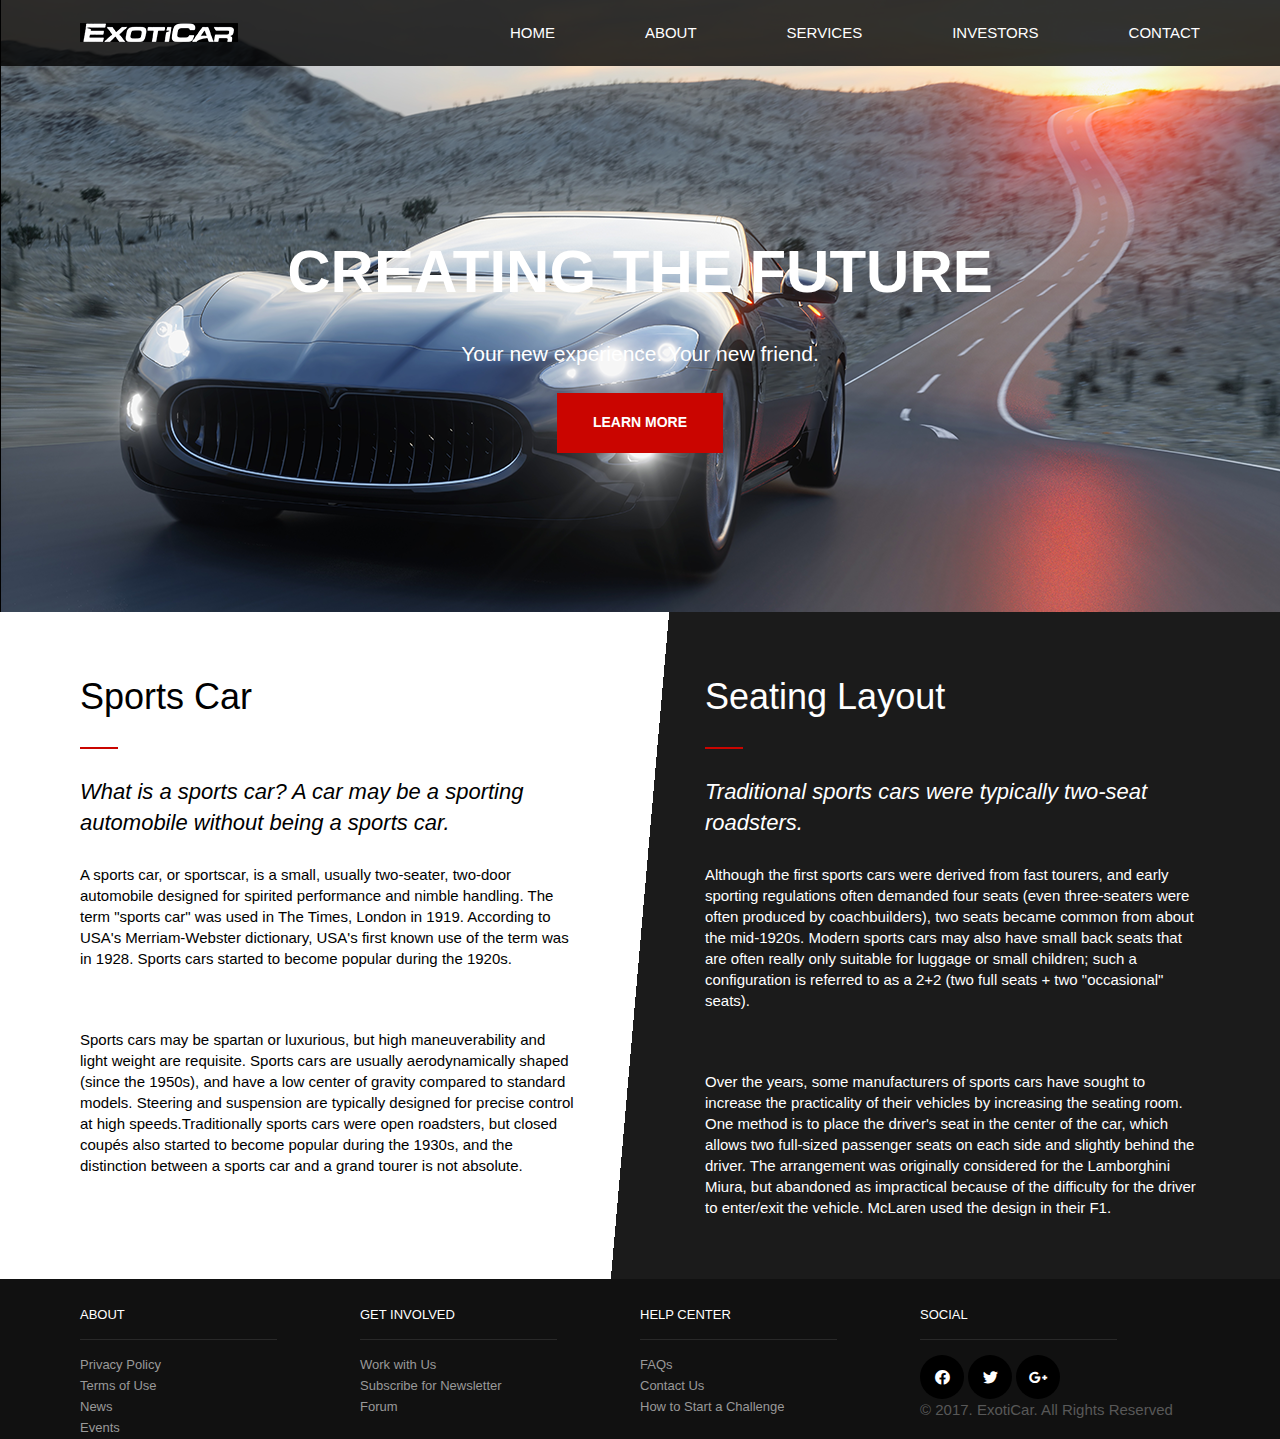
<file: exoticar/index.html>
<!DOCTYPE html>
<html lang="en">
<head>
	<meta charset="UTF-8">
	<meta name="viewport" content="width=device-width, initial-scale=1.0">
	<link rel="stylesheet" href="css/all.min.css">
	<link rel="stylesheet" type="text/css" href="css/style.css">
	<title>ExotiCar</title>
</head>
<body>
	<header class="page-header">
		<div class="wrapper">
			<div class="logo">
				<img src="images/logo.png" alt="logo">
			</div>
			<nav class="main-nav">
				<ul>
					<li><a href="#">Home</a></li>
					<li><a href="#">About</a></li>
					<li><a href="#">Services</a></li>
					<li><a href="#">Investors</a></li>
					<li><a href="#">Contact</a></li>
				</ul>
			</nav>
		</div>
		
	</header>
	<main>
		<div class="banner">
			<div class="banner-block">
				<h1>CREATING THE FUTURE</h1>
				<p class="subtitle">Your new experience. Your new friend.</p>
				<a href="#" class="learn-more">Learn more</a>
				
			</div>
		</div>
		    <div class="articles">
		    	<div class="wrapper">
			
				<article>
					<h2>Sports Car</h2>
				<p class="qoute">
					What is a sports car? A car may be a sporting automobile without being a sports car.
				</p>
				<p class="text">
					A sports car, or sportscar, is a small, usually two-seater, two-door automobile designed for spirited performance and nimble handling. The term "sports car" was used in The Times, London in 1919. According to USA's Merriam-Webster dictionary, USA's first known use of the term was in 1928. Sports cars started to become popular during the 1920s.
				</p>
				<p class="text">
					Sports cars may be spartan or luxurious, but high maneuverability and light weight are requisite. Sports cars are usually aerodynamically shaped (since the 1950s), and have a low center of gravity compared to standard models. Steering and suspension are typically designed for precise control at high speeds.Traditionally sports cars were open roadsters, but closed coupés also started to become popular during the 1930s, and the distinction between a sports car and a grand tourer is not absolute.
			    </p>
			</article>
				

			 <article>
			    	<h2>Seating Layout</h2>
				<p class="qoute">
					Traditional sports cars were typically two-seat roadsters.
				</p>
				<p class="text">
					Although the first sports cars were derived from fast tourers, and early sporting regulations often demanded four seats (even three-seaters were often produced by coachbuilders), two seats became common from about the mid-1920s. Modern sports cars may also have small back seats that are often really only suitable for luggage or small children; such a configuration is referred to as a 2+2 (two full seats + two "occasional" seats).

				</p>
				<p class="text">
					Over the years, some manufacturers of sports cars have sought to increase the practicality of their vehicles by increasing the seating room. One method is to place the driver's seat in the center of the car, which allows two full-sized passenger seats on each side and slightly behind the driver. The arrangement was originally considered for the Lamborghini Miura, but abandoned as impractical because of the difficulty for the driver to enter/exit the vehicle. McLaren used the design in their F1.
			    </p>

			    </article>

			</div>
		</div>
		</div>
	</main>

	<footer class="page-footer">
		<div class="wrapper">
			<div class="footer-col">
			<h3>About</h3>
			<ul>
				<li>Privacy Policy</li>
				<li>Terms of Use</li>
				<li>News</li>
				<li>Events</li>
			</ul>
		</div>
		
		<div class="footer-col">
			<h3>Get Involved</h3>
			<ul>
				<li>Work with Us</li>
				<li>Subscribe for Newsletter</li>
				<li>Forum</li>
			</ul>
		</div>
		<div class="footer-col">
			<h3>Help Center</h3>
			<ul>
				<li>FAQs</li>
				<li>Contact Us</li>
				<li>How to Start a Challenge</li>
			</ul>
		</div>
		<div class="footer-col social">
			<h3>Social</h3>
			<ul>
				<l1><a href="#" class="fb"><i class="fab fa-facebook"></i></a></l1>
				<l1><a href="#" class="tw"><i class="fab fa-twitter"></i></a></l1>
				<l1><a href="#" class="gp"><i class="fab fa-google-plus-g"></i></a></l1>
			</ul>
			<p class="copy">© 2017. ExotiCar. All Rights Reserved</p>
		</div>
		</div>
	</footer>
	
</body>
</html>
</file>
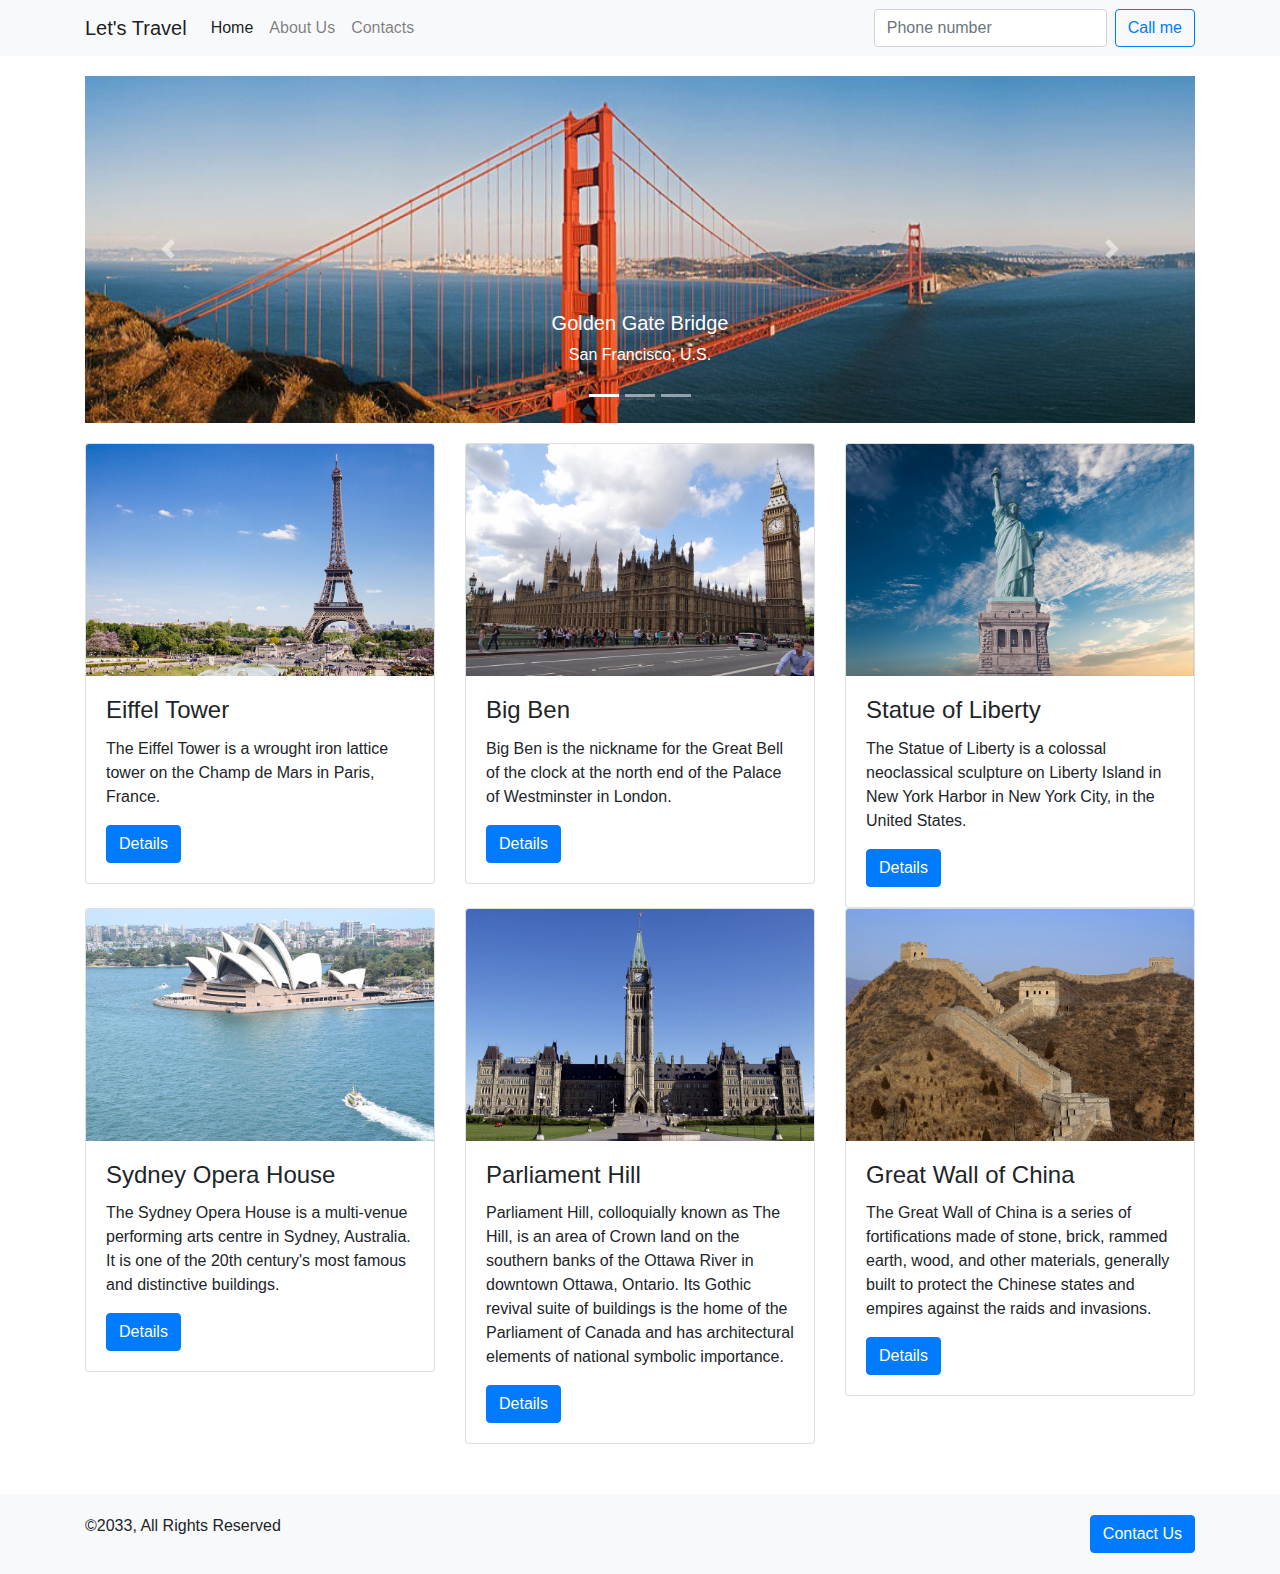
<file: Let's Travel/index.html>
<!DOCTYPE html>
<html lang="en">
<head>
	<meta charset="UTF-8">
	<title>Let's Travel</title>
	<link rel="stylesheet" href="css/bootstrap.min.css">
	<link rel="stylesheet" href="css/style.css">
</head>
<body>
	<header>
		<nav class="navbar navbar-expand-lg navbar-light bg-light">
		  <div class="container">
		  	<button class="navbar-toggler" type="button" data-toggle="collapse" data-target="#navbarTogglerDemo03" aria-controls="navbarTogglerDemo03" aria-expanded="false" aria-label="Toggle navigation">
		  	  <span class="navbar-toggler-icon"></span>
		  	</button>
		  	<a class="navbar-brand" href="#">Let's Travel</a>

		  	<div class="collapse navbar-collapse" id="navbarTogglerDemo03">
		  	  <ul class="navbar-nav mr-auto mt-2 mt-lg-0">
		  	    <li class="nav-item active">
		  	      <a class="nav-link" href="#">Home <span class="sr-only">(current)</span></a>
		  	    </li>
		  	    <li class="nav-item">
		  	      <a class="nav-link" href="#">About Us</a>
		  	    </li>
		  	    <li class="nav-item">
		  	      <a class="nav-link" href="#">Contacts</a>
		  	    </li>
		  	  </ul>
		  	  <form class="form-inline my-2 my-lg-0">
		  	    <input class="form-control mr-sm-2" type="search" placeholder="Phone number" aria-label="Search">
		  	    <button class="btn btn-outline-primary my-2 my-sm-0" type="submit">Call me</button>
		  	  </form>
		  	</div>
		  </div>
		</nav>
	</header>
	<main>
		<div class="container">
			<!-- Slider -->
			<div id="carouselExampleIndicators" class="carousel slide mt-20" data-ride="carousel">
			  <ol class="carousel-indicators">
			    <li data-target="#carouselExampleIndicators" data-slide-to="0" class="active"></li>
			    <li data-target="#carouselExampleIndicators" data-slide-to="1"></li>
			    <li data-target="#carouselExampleIndicators" data-slide-to="2"></li>
			  </ol>
			  <div class="carousel-inner">
			    <div class="carousel-item active">
			      <img class="d-block w-100" src="images/slider-1.jpg" alt="First slide">
			      <div class="carousel-caption d-none d-md-block">
			         <h5>Golden Gate Bridge</h5>
			         <p>San Francisco, U.S.</p>
			       </div>
			    </div>
			    <div class="carousel-item">
			      <img class="d-block w-100" src="images/slider-2.jpg" alt="Second slide">
			      <div class="carousel-caption d-none d-md-block">
			         <h5>Niagara Falls</h5>
			         <p>Border of Ontario, Canada, and New York, United States</p>
			       </div>
			    </div>
			    <div class="carousel-item">
			      <img class="d-block w-100" src="images/slider-3.jpg" alt="Third slide">
			      <div class="carousel-caption d-none d-md-block">
			         <h5>Stonehenge</h5>
			         <p>Wiltshire, England</p>
			       </div>
			    </div>
			  </div>
			  <a class="carousel-control-prev" href="#carouselExampleIndicators" role="button" data-slide="prev">
			    <span class="carousel-control-prev-icon" aria-hidden="true"></span>
			    <span class="sr-only">Previous</span>
			  </a>
			  <a class="carousel-control-next" href="#carouselExampleIndicators" role="button" data-slide="next">
			    <span class="carousel-control-next-icon" aria-hidden="true"></span>
			    <span class="sr-only">Next</span>
			  </a>
			</div>

			<!-- Cards -->
			<div class="row mt-20">
				<div class="col-4">
					<div class="card">
						<img class="card-img-top" src="images/img-1.jpg" alt="Card image">
						<div class="card-body">
							<h4 class="card-title">Eiffel Tower</h4>
							<p class="card-text">The Eiffel Tower is a wrought iron lattice tower on the Champ de Mars in Paris, France.</p>
							<button class="btn btn-primary">Details</button>
						</div>
					</div>
				</div>
				<div class="col-4">
					<div class="card">
						<img class="card-img-top" src="images/img-2.jpg" alt="Card image">
						<div class="card-body">
							<h4 class="card-title">Big Ben</h4>
							<p class="card-text">Big Ben is the nickname for the Great Bell of the clock at the north end of the Palace of Westminster in London.</p>
							<button class="btn btn-primary">Details</button>
						</div>
					</div>
				</div>
				<div class="col-4">
					<div class="card">
						<img class="card-img-top" src="images/img-3.jpg" alt="Card image">
						<div class="card-body">
							<h4 class="card-title">Statue of Liberty</h4>
							<p class="card-text">The Statue of Liberty is a colossal neoclassical sculpture on Liberty Island in New York Harbor in New York City, in the United States.</p>
							<button class="btn btn-primary">Details</button>
						</div>
					</div>
				</div>
				<div class="col-4">
					<div class="card">
						<img class="card-img-top" src="images/img-4.jpg" alt="Card image">
						<div class="card-body">
							<h4 class="card-title">Sydney Opera House</h4>
							<p class="card-text">The Sydney Opera House is a multi-venue performing arts centre in Sydney, Australia. It is one of the 20th century's most famous and distinctive buildings.</p>
							<button class="btn btn-primary">Details</button>
						</div>
					</div>
				</div>
				<div class="col-4">
					<div class="card">
						<img class="card-img-top" src="images/img-5.jpg" alt="Card image">
						<div class="card-body">
							<h4 class="card-title">Parliament Hill</h4>
							<p class="card-text">Parliament Hill, colloquially known as The Hill, is an area of Crown land on the southern banks of the Ottawa River in downtown Ottawa, Ontario. Its Gothic revival suite of buildings is the home of the Parliament of Canada and has architectural elements of national symbolic importance.</p>
							<button class="btn btn-primary">Details</button>
						</div>
					</div>
				</div>
				<div class="col-4">
					<div class="card">
						<img class="card-img-top" src="images/img-6.jpg" alt="Card image">
						<div class="card-body">
							<h4 class="card-title">Great Wall of China</h4>
							<p class="card-text">The Great Wall of China is a series of fortifications made of stone, brick, rammed earth, wood, and other materials, generally built to protect the Chinese states and empires against the raids and invasions.</p>
							<button class="btn btn-primary">Details</button>
						</div>
					</div>
				</div>
			</div>
		</div>
	</main>

	<!-- Modal -->
	<div class="modal" tabindex="-1" role="dialog" id="myModal">
	  <div class="modal-dialog" role="document">
	    <div class="modal-content">
	      <div class="modal-header">
	        <h5 class="modal-title">Contact Us</h5>
	        <button type="button" class="close" data-dismiss="modal" aria-label="Close">
	          <span aria-hidden="true">&times;</span>
	        </button>
	      </div>
	      <div class="modal-body">
	        <form>
	        	<div class="form-group">
	        	    <label for="name">Your name</label>
	        	    <input type="text" class="form-control" id="name" placeholder="Name">
	        	</div>
	        	<div class="form-group">
	        	    <label for="phone">Phone number</label>
	        	    <input type="text" class="form-control" id="phone" placeholder="Phone">
	        	</div>
	        	<div class="form-group">
	        	    <label for="message">Message</label>
	        	    <textarea class="form-control" id="message" rows="3"></textarea>
	        	</div>
	        	<input type="submit" class="btn btn-primary">
	        </form>
	      </div>
	    </div>
	  </div>
	</div>


	<footer class="bg-light">
		<div class="container">
			<div class="row">
				<div class="col-6 d-flex align-items-center">
					<p class="copy">©2033, All Rights Reserved</p>
				</div>
				<div class="col-6 d-flex justify-content-end align-items-center">
					<button class="btn btn-primary" data-toggle="modal" data-target="#myModal">Contact Us</button>
				</div>
			</div>
		</div>
	</footer>


	<script src="https://code.jquery.com/jquery-3.2.1.slim.min.js" integrity="sha384-KJ3o2DKtIkvYIK3UENzmM7KCkRr/rE9/Qpg6aAZGJwFDMVNA/GpGFF93hXpG5KkN" crossorigin="anonymous"></script>
	<script src="https://cdnjs.cloudflare.com/ajax/libs/popper.js/1.12.9/umd/popper.min.js" integrity="sha384-ApNbgh9B+Y1QKtv3Rn7W3mgPxhU9K/ScQsAP7hUibX39j7fakFPskvXusvfa0b4Q" crossorigin="anonymous"></script>
	<script src="js/bootstrap.min.js"></script>
</body>
</html>
</file>
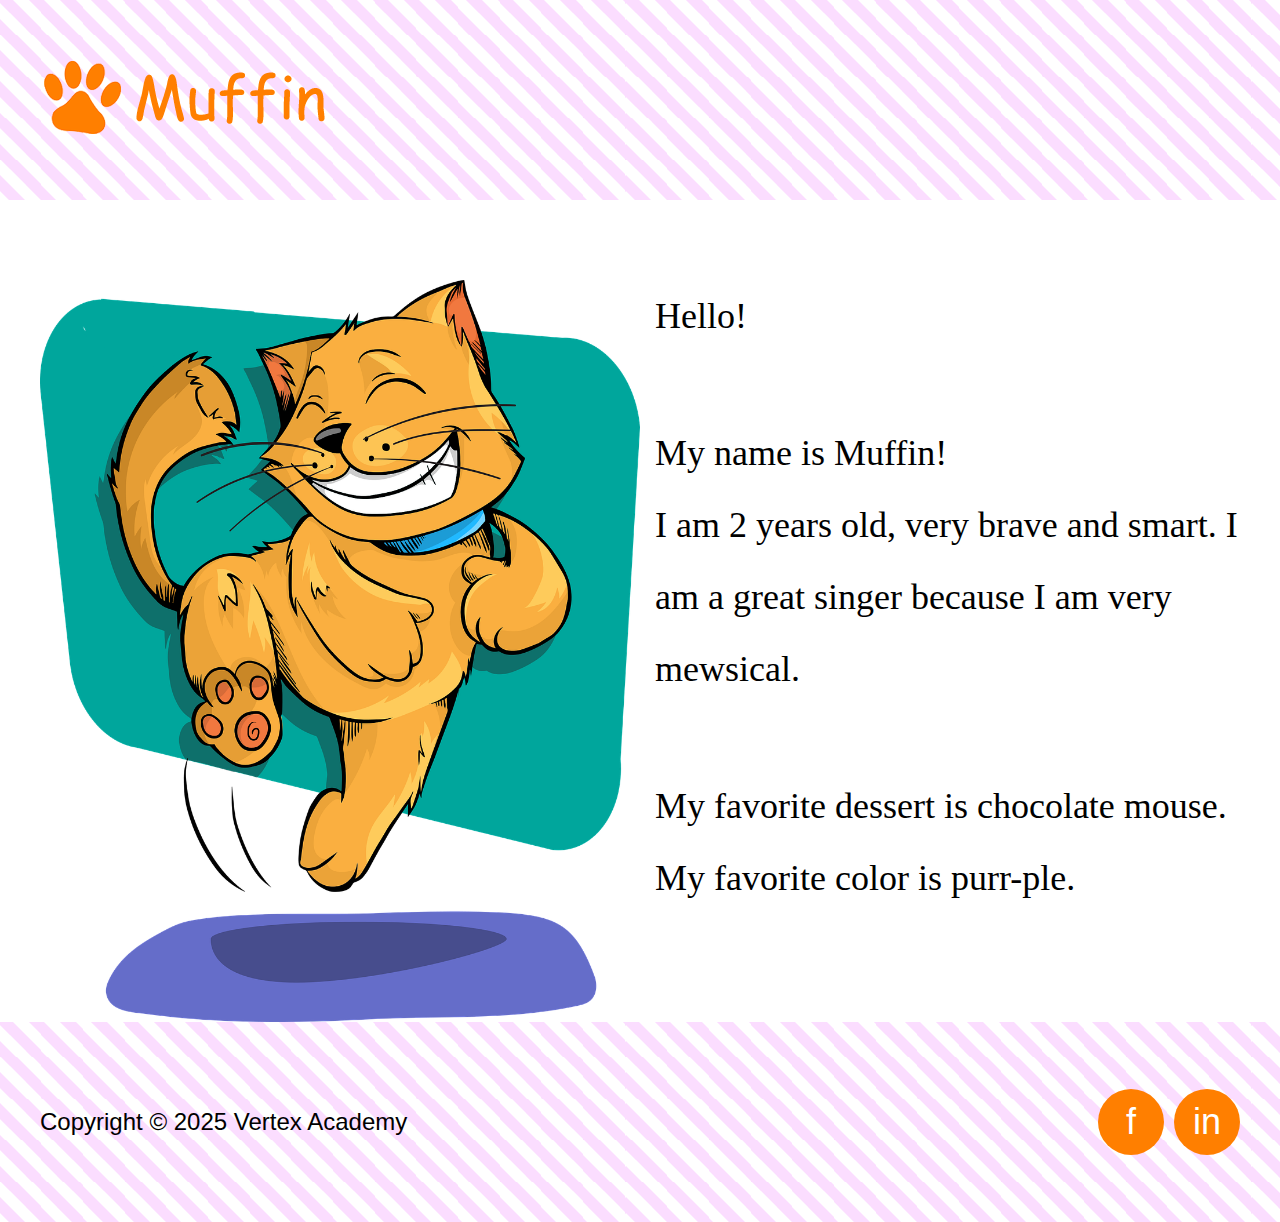
<file: project cat/index.html>
<!DOCTYPE html>
<html lang="en">
<head>
    <meta charset="UTF-8">
    <meta name="viewport" content="width=device-width, initial-scale=1.0">
    <title>Muffin</title>
    <link rel="stylesheet" href="css/styles.css">
    <link rel="stylesheet" href="css/all.min.css">
</head>
<body>
    <header class="header">
       <div class="wrapper">
        <a href="#" class="logo-link">
            <img src="images/logo.png" alt="logo" class="logo-image">
        </a>
       </div>
        
    </header>
    <main class="main">
        <div class="wrapper">
            <img src="images/cat.png" alt="" class="main-cat">
        <div class="main-text">
            <p>Hello!</p>
            <p>My name is Muffin!<br>
                I am 2 years old, very brave and 
                smart. I am a great singer because I am very mewsical. </p>
            <p>My favorite dessert is chocolate 
                mouse. My favorite color is 
                purr-ple.</p>
        </div>
        </div>
    </main>
    <footer class="footer">
       <div class="wrapper">
        <p class="copy">
            Copyright  © 2025 Vertex Academy
        </p>
        <ul class="social">
            <li class="social-items fb "><a href="#">f</i></a></li>
            <li class="social-items in "><a href="#">in</a></li>
        </ul>
       </div>
    </footer>
</body>
</html>
</file>
<file: Let's Travel/css/style.css>
.mt-20 {
	margin-top: 20px;
}
footer {
	height: 80px;
	margin-top: 50px;
}
footer>.container, footer .row {
	height: 100%;
}
</file>
<file: exoticar/css/style.css>
/*##################RESET CSS###################*/
/* http://meyerweb.com/eric/tools/css/reset/ 
   v2.0 | 20110126
   License: none (public domain)
*/

html, body, div, span, applet, object, iframe,
h1, h2, h3, h4, h5, h6, p, blockquote, pre,
a, abbr, acronym, address, big, cite, code,
del, dfn, em, img, ins, kbd, q, s, samp,
small, strike, strong, sub, sup, tt, var,
b, u, i, center,
dl, dt, dd, ol, ul, li,
fieldset, form, label, legend,
table, caption, tbody, tfoot, thead, tr, th, td,
article, aside, canvas, details, embed, 
figure, figcaption, footer, header, hgroup, 
menu, nav, output, ruby, section, summary,
time, mark, audio, video {
	margin: 0;
	padding: 0;
	border: 0;
	font-size: 100%;
	font: inherit;
	vertical-align: baseline;
}
/* HTML5 display-role reset for older browsers */
article, aside, details, figcaption, figure, 
footer, header, hgroup, menu, nav, section {
	display: block;
}
body {
	line-height: 1;
}
ol, ul {
	list-style: none;
}
blockquote, q {
	quotes: none;
}
blockquote:before, blockquote:after,
q:before, q:after {
	content: '';
	content: none;
}
table {
	border-collapse: collapse;
	border-spacing: 0;
}

/*##################BASE STYLE###################*/

body
{
	color: #fff;
	font-family: "HelveticalNeue", Arial, sans-serif;
	font-size: 15px;
	line-height: 1.4;
}

.wrapper
{
	width:1120px;
	height:100%;
	margin:0 auto;
}

/*##################HEADER###################*/

.page-header
{
	height:66px;
	width:100%;
	background:rgba(0,0,0,0.8);
	position: absolute;
	left: 0;
	top: 0;
}

.page-header .logo
{
	float:left;
	padding-top:23px;
	box-sizing: border-box;
}

.page-header .main-nav
{
	float:right;
}


.main-nav li
{
	float:left;
	margin-left: 90px;
	

	
}

.main-nav li a
{
	color:#fff;
	text-transform: uppercase;
	text-decoration-line: none;
	line-height: 66px;
}

.main-nav li a:hover
{
	color:#ff0000;
}

/*################## MAIN ###################*/

.banner
{
	height:612px;
	background:url(../images/banner.png);
	background-size: cover;
	padding-top:230px; 
	box-sizing: border-box;

}

.banner-block
{
	margin-left: auto;
	margin-right: auto;
	font-size: 60px;
	font-weight: bold;
	text-align: center;

}

.subtitle
{
	font-size:21px; 
	font-weight: 300;
	margin:25px 0;
}

.banner-block a
{
	display: block;
	padding:20px 30px;
	color: inherit;
	text-transform: uppercase;
	background-color: #ca0500;
	font-size: 14px;
	text-decoration-line: none;
	width:166px;
	box-sizing: border-box;
	margin:0 auto;
}

.learn-more a:hover
{
	box-shadow:inset 0 0 50px rgba(0,0,0,0.5); 
	border: 1px solid #ff0000;
}


/*################## ARTICLE ###################*/


.articles
{
	background: #ffffff; /* Old browsers */
background: -moz-linear-gradient(95deg,  #ffffff 0%, #ffffff 50%, #1b1b1b 50%, #1b1b1b 100%); 
background: -webkit-linear-gradient(95deg,  #ffffff 0%,#ffffff 50%,#1b1b1b 50%,#1b1b1b 100%); 
background: linear-gradient(95deg,  #ffffff 0%,#ffffff 50%,#1b1b1b 50%,#1b1b1b 100%); */
filter: progid:DXImageTransform.Microsoft.gradient( startColorstr='#ffffff', endColorstr='#1b1b1b',GradientType=1 ); 

}

article
{
	width:50%;
	float: left;
	padding-top: 60px;
}

.articles>.wrapper::after, .page-footer>.wrapper::after
{
	content:'.';
	font-size:0;
	height:1px;
	width:100%;
	display:block;
    clear:both;
}

article:first-of-type
{
	padding-right: 65px;
	box-sizing: border-box;
	color: #000;
}
article:last-of-type
{
	padding-left: 65px;
	box-sizing: border-box;
}

h2
{
	font-size: 36px;
	font-weight: 300;
}

h2::after
{
	content:'.';
	font-size: 0px;
	display: block;
	height:2px;
	width:38px;
	background:#ca0500;
	margin:25px 0 28px;
}

.qoute
{
	font-size: 22px;
	font-style: italic;
	font-weight: 300;
	margin-bottom: 25px
}
.text
{
	font-size: 15px;
	font-weight: 300;
	margin-bottom: 60px;
}



/*################## FOOTER ###################*/

.page-footer
{
	background: #111111;
}

h3
{
	font-size: 13px;
	text-transform: uppercase;
	
}
h3::after
{
	content:'.';
	font-size: 0;
	display: block;
	height:1px;
	width:197px;
	background:#292929;
	margin:15px 0;



}
.page-footer li:hover
{
	color:#fff;
	cursor: pointer;
}

.footer-col
{
	width:25%;
	float:left;
	padding-top:27px;
}

.footer-col li
{
	font-size:13px;
	color:#999999;
	line-height: 1.6;
}

.copy
{
	color:#585858;
}
.social a
{
	display:inline-block;
	height:44px;
	width:44px;
	border-radius:50%;
	background-color:#000;
	color:#fff;
	text-align: center;
	padding-top: 12px;
	box-sizing: border-box;

}

.social a:hover
{
	background: #fff;
	color:#ff0000;
}
</file>
<file: project cat/css/styles.css>
/*##############################CSS RESET######################################*/
/* http://meyerweb.com/eric/tools/css/reset/ 
   v2.0 | 20110126
   License: none (public domain)
*/

html, body, div, span, applet, object, iframe,
h1, h2, h3, h4, h5, h6, p, blockquote, pre,
a, abbr, acronym, address, big, cite, code,
del, dfn, em, img, ins, kbd, q, s, samp,
small, strike, strong, sub, sup, tt, var,
b, u, i, center,
dl, dt, dd, ol, ul, li,
fieldset, form, label, legend,
table, caption, tbody, tfoot, thead, tr, th, td,
article, aside, canvas, details, embed, 
figure, figcaption, footer, header, hgroup, 
menu, nav, output, ruby, section, summary,
time, mark, audio, video {
	margin: 0;
	padding: 0;
	border: 0;
	font-size: 100%;
	font: inherit;
	vertical-align: baseline;
}
/* HTML5 display-role reset for older browsers */
article, aside, details, figcaption, figure, 
footer, header, hgroup, menu, nav, section {
	display: block;
}
body {
	line-height: 1;
}
ol, ul {
	list-style: none;
}
blockquote, q {
	quotes: none;
}
blockquote:before, blockquote:after,
q:before, q:after {
	content: '';
	content: none;
}
table {
	
	border-spacing: 0;
}

/*############# HEADER #################*/

.header-background
{
  width: 100%;
  background-image: url('../images/bg.png');
}
.logo
{
    margin-left:110px;
}

/*############# MAIN #################*/
*
{
    margin:0;
    padding:0;
}
.wrapper
{
    width:1200px;
    margin:0 auto;
    align-items: flex-start;
}
.header,.footer
{
    height:200px;
    background-image: url('../images/bg.png');
    display:flex;
    align-items:center;
}
p{
    margin-bottom: 65px;
    line-height: 2;
}
.main>.wrapper
{
    display:flex;
    justify-content: space-between;
    padding-top:80px;

}

.main-cat, .main-text
{
    width:50%;
    font-size: 36px;
    font-family: 'ComicSansMS';

}
.main-cat
{
    margin-right:15px;
}

.footer>.wrapper
{
    display: flex;
    align-items: center;
    justify-content: space-between;
}
.social
{
    padding:0;
    list-style: none;
    display: flex;;
}
.social-items
{
  
    width:66px;
    height: 66px;
    background-color:#ff7f00 ;
    margin-left:10px;
    border-radius:50%;
    display: flex;
    align-items: center;
    justify-content: center;
    
}

a
{
    text-decoration: none;
    color:#fff;
    font-size: 36px;
    font-family:'arial';
}
.copy
{
    font-size: 24px;
    font-family:'arial';
    margin-bottom:0;
}
@media(max-width:1200px)
{
    .wrapper{
        widows: 100%;
    }
}

@media(max-width:576px)
{
    .main>.wrapper{
        flex-direction: column;
    }
    
 
    .main-cat, .main-text
    {
        width:100%;
        padding-left: 10px;
        padding-right: 10px;
        box-sizing: border-box;
    }
    .footer>.wrapper{
        flex-direction: column;
        align-items: flex-start;
    }
}
</file>
